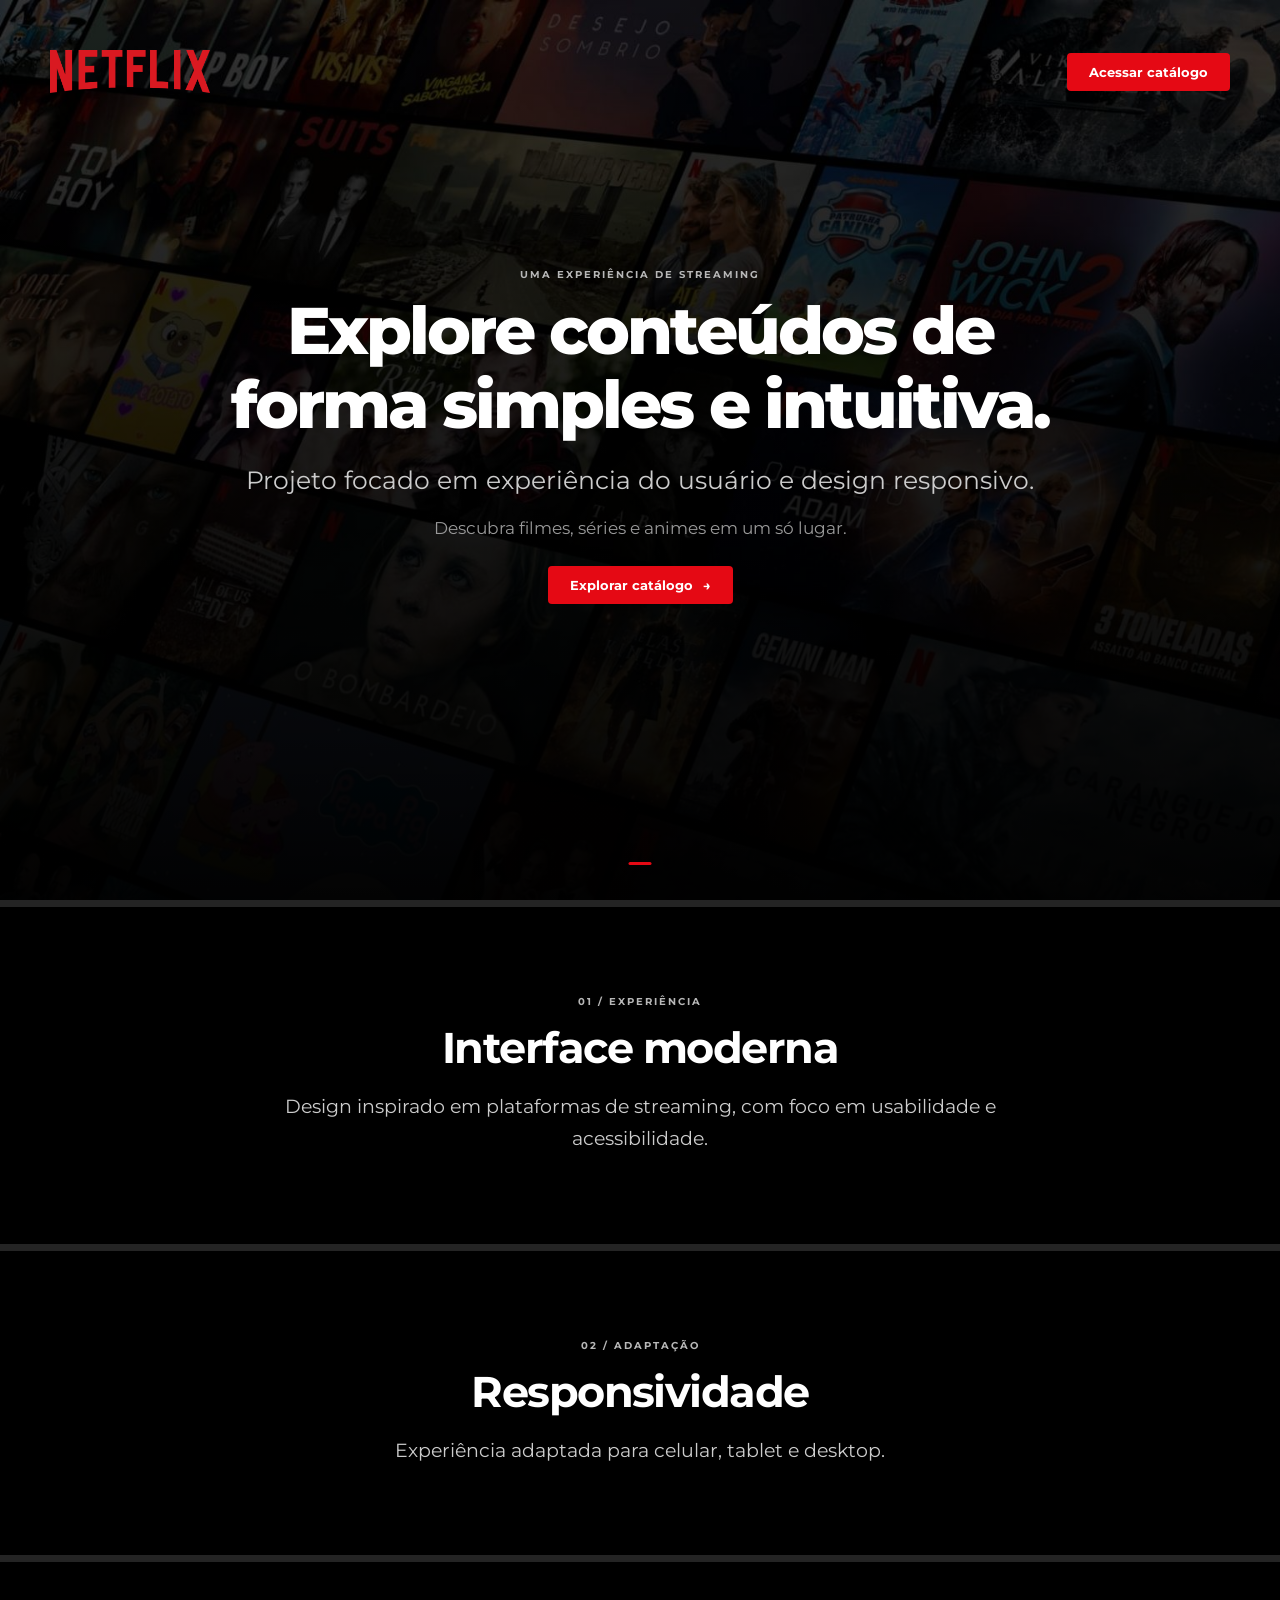
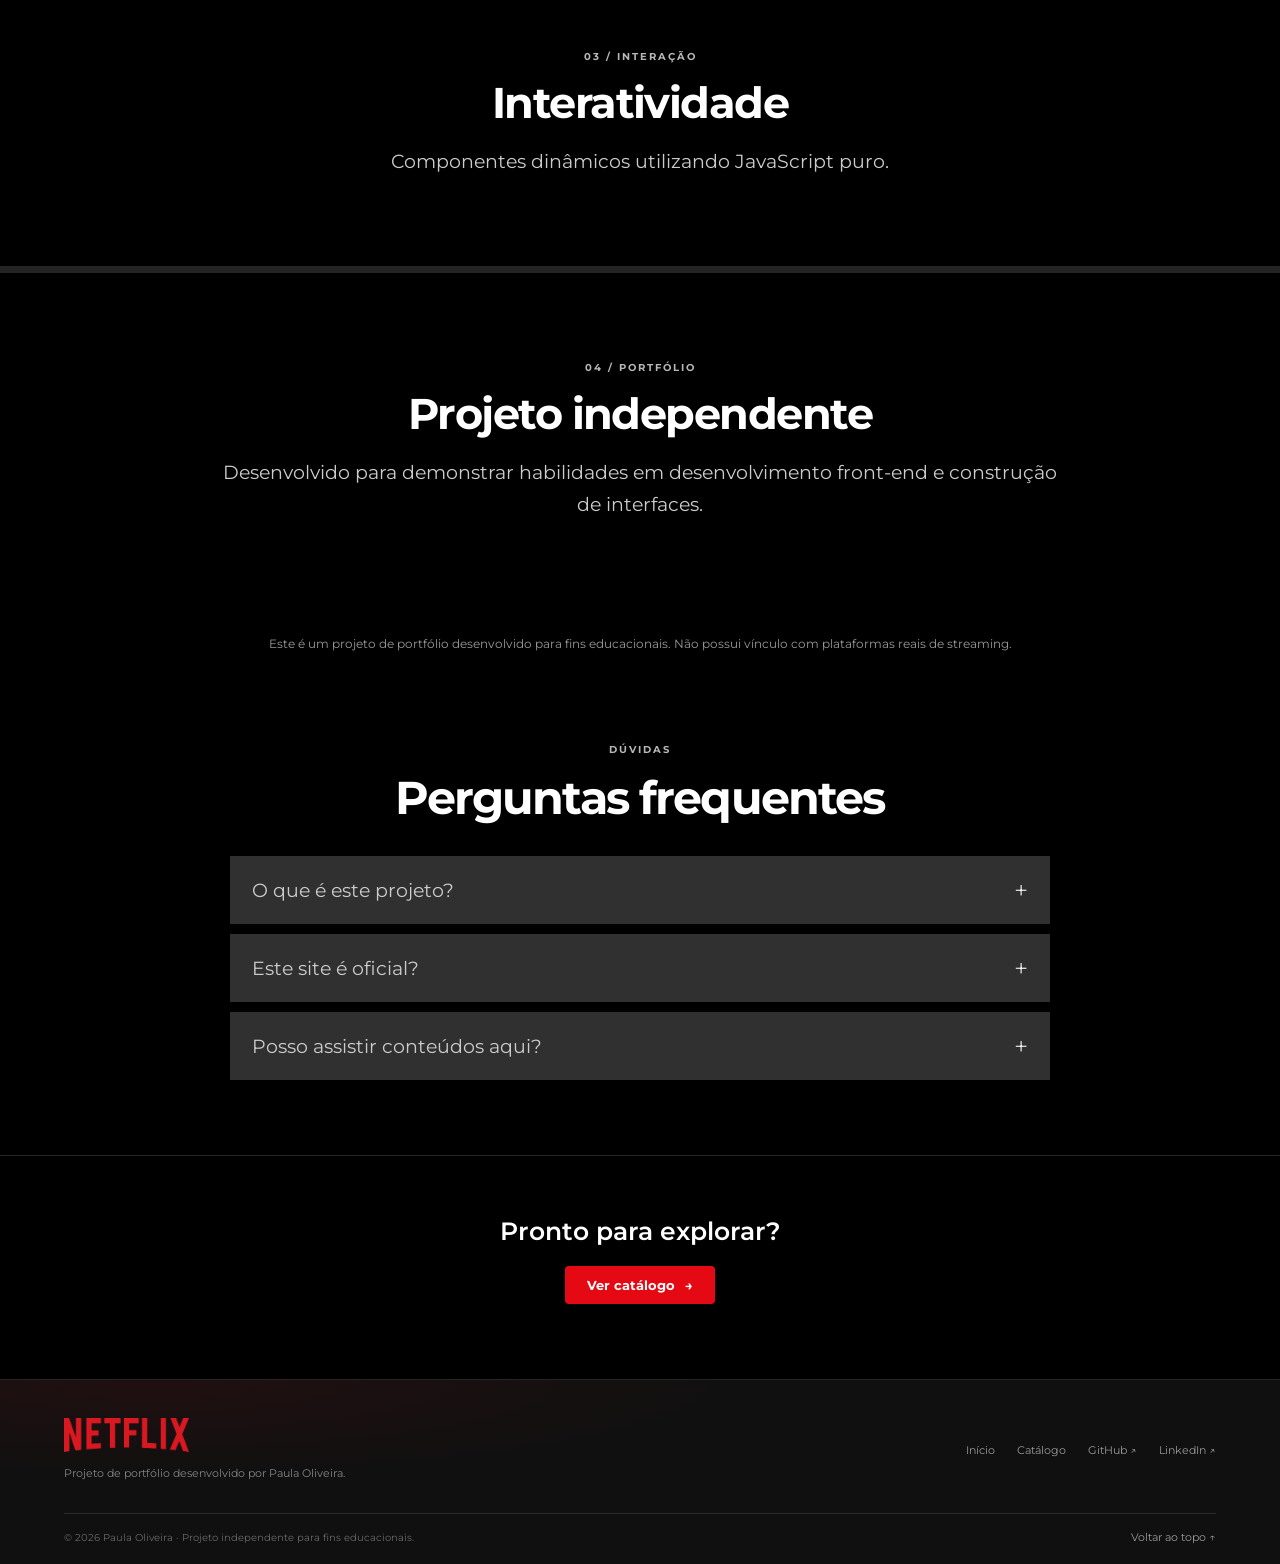
<file: index.html>
<!DOCTYPE html>
<html lang="pt-BR">

<head>
    <meta charset="UTF-8">
    <meta name="viewport" content="width=device-width, initial-scale=1.0">
    <meta
        name="description"
        content="PaulaPSOxFlix: interface de streaming criada como projeto de portfólio, com foco em responsividade e interatividade."
    >
    <meta name="author" content="Paula Oliveira">
    <meta name="theme-color" content="#000000">
    <meta name="color-scheme" content="dark">

    <!-- Pré-visualização ao compartilhar o link -->
    <meta property="og:type" content="website">
    <meta property="og:locale" content="pt_BR">
    <meta property="og:title" content="PaulaPSOxFlix | Plataforma de Streaming">
    <meta property="og:description" content="Interface de streaming criada como projeto de portfólio, com foco em responsividade e interatividade.">
    <meta property="og:image" content="./midia/img/logo.png">

    <link rel="icon" type="image/png" sizes="32x32" href="./midia/img/icone.png">
    <link rel="preconnect" href="https://fonts.googleapis.com">
    <link rel="preconnect" href="https://fonts.gstatic.com" crossorigin>
    <link
        href="https://fonts.googleapis.com/css2?family=Montserrat:wght@300;400;600;700;900&display=swap"
        rel="stylesheet"
    >
    <link rel="stylesheet" href="./css/style.css">

    <!-- Sem JavaScript, o FAQ continua legível -->
    <noscript>
        <style>
            .faq-item { opacity: 1; transform: none; }
            .faq-answer[hidden] { display: block !important; }
            .faq-answer { max-height: none; padding: 17px 22px; }
            .faq-question span { display: none; }
        </style>
    </noscript>

    <title>PaulaPSOxFlix | Plataforma de Streaming</title>
</head>

<body>
    <a class="pular-conteudo" href="#conteudo-principal">Pular para o conteúdo</a>

    <!-- Cabeçalho e banner principal -->
    <header id="container">
        <div id="cabecalho">
            <a href="./index.html" aria-label="PaulaPSOxFlix - página inicial">
                <img src="./midia/img/logo.png" class="logo" alt="Logo PaulaPlay">
            </a>

            <a href="./catalogo.html" class="btn-entrar">Acessar catálogo</a>
        </div>

        <div class="hero">
            <p class="hero-etiqueta">UMA EXPERIÊNCIA DE STREAMING</p>
            <h1>Explore conteúdos de forma simples e intuitiva.</h1>
            <p class="sub">Projeto focado em experiência do usuário e design responsivo.</p>
            <p class="desc">Descubra filmes, séries e animes em um só lugar.</p>

            <a href="./catalogo.html" class="btn-entrar hero-cta">
                Explorar catálogo <span aria-hidden="true">→</span>
            </a>
        </div>

        <div class="hero-indicador" aria-hidden="true"><span></span></div>
    </header>

    <main id="conteudo-principal">
        <!-- Apresentação das características do projeto -->
        <section class="secao">
            <div class="texto">
                <span class="secao-numero">01 / EXPERIÊNCIA</span>
                <h2>Interface moderna</h2>
                <p>Design inspirado em plataformas de streaming, com foco em usabilidade e acessibilidade.</p>
            </div>
        </section>

        <section class="secao">
            <div class="texto">
                <span class="secao-numero">02 / ADAPTAÇÃO</span>
                <h2>Responsividade</h2>
                <p>Experiência adaptada para celular, tablet e desktop.</p>
            </div>
        </section>

        <section class="secao">
            <div class="texto">
                <span class="secao-numero">03 / INTERAÇÃO</span>
                <h2>Interatividade</h2>
                <p>Componentes dinâmicos utilizando JavaScript puro.</p>
            </div>
        </section>

        <section class="secao">
            <div class="texto">
                <span class="secao-numero">04 / PORTFÓLIO</span>
                <h2>Projeto independente</h2>
                <p>Desenvolvido para demonstrar habilidades em desenvolvimento front-end e construção de interfaces.</p>
            </div>
        </section>

        <section class="aviso">
            <p>
                Este é um projeto de portfólio desenvolvido para fins educacionais.
                Não possui vínculo com plataformas reais de streaming.
            </p>
        </section>

        <!-- FAQ -->
        <section id="faq">
            <div class="faq-cabecalho">
                <span class="secao-numero">DÚVIDAS</span>
                <h2>Perguntas frequentes</h2>
            </div>

            <div class="faq-item">
                <button
                    class="faq-question"
                    type="button"
                    aria-expanded="false"
                    aria-controls="faq-resposta-1"
                >
                    O que é este projeto?
                    <span aria-hidden="true">+</span>
                </button>
                <div id="faq-resposta-1" class="faq-answer" hidden>
                    <p>Este é um projeto de portfólio desenvolvido para demonstrar habilidades em desenvolvimento front-end.</p>
                </div>
            </div>

            <div class="faq-item">
                <button
                    class="faq-question"
                    type="button"
                    aria-expanded="false"
                    aria-controls="faq-resposta-2"
                >
                    Este site é oficial?
                    <span aria-hidden="true">+</span>
                </button>
                <div id="faq-resposta-2" class="faq-answer" hidden>
                    <p>Não. Este projeto é independente e não possui vínculo com nenhuma empresa ou serviço de streaming real.</p>
                </div>
            </div>

            <div class="faq-item">
                <button
                    class="faq-question"
                    type="button"
                    aria-expanded="false"
                    aria-controls="faq-resposta-3"
                >
                    Posso assistir conteúdos aqui?
                    <span aria-hidden="true">+</span>
                </button>
                <div id="faq-resposta-3" class="faq-answer" hidden>
                    <p>O projeto demonstra uma interface de streaming. A reprodução disponível depende dos vídeos de demonstração incluídos localmente.</p>
                </div>
            </div>
        </section>

        <section class="cta-final">
            <p>Pronto para explorar?</p>
            <a href="./catalogo.html" class="btn-entrar">Ver catálogo <span aria-hidden="true">→</span></a>
        </section>
    </main>

    <!-- Rodapé da página inicial -->
    <footer class="rodape-home">
        <div class="rodape-home-conteudo">
            <div>
                <img src="./midia/img/logo.png" alt="PaulaPlay" class="rodape-home-logo">
                <p>Projeto de portfólio desenvolvido por Paula Oliveira.</p>
            </div>

            <nav aria-label="Links do rodapé">
                <a href="./index.html">Início</a>
                <a href="./catalogo.html">Catálogo</a>
                <a href="https://github.com/paulaPSOx" target="_blank" rel="noopener noreferrer">GitHub ↗</a>
                <a href="https://www.linkedin.com/in/oliveiraspaula/" target="_blank" rel="noopener noreferrer">LinkedIn ↗</a>
            </nav>
        </div>

        <div class="rodape-home-base">
            <p>© <span id="ano-atual">2026</span> Paula Oliveira · Projeto independente para fins educacionais.</p>
            <a href="#container">Voltar ao topo ↑</a>
        </div>
    </footer>

    <script src="./js/script.js" defer></script>
</body>
</html>
</file>
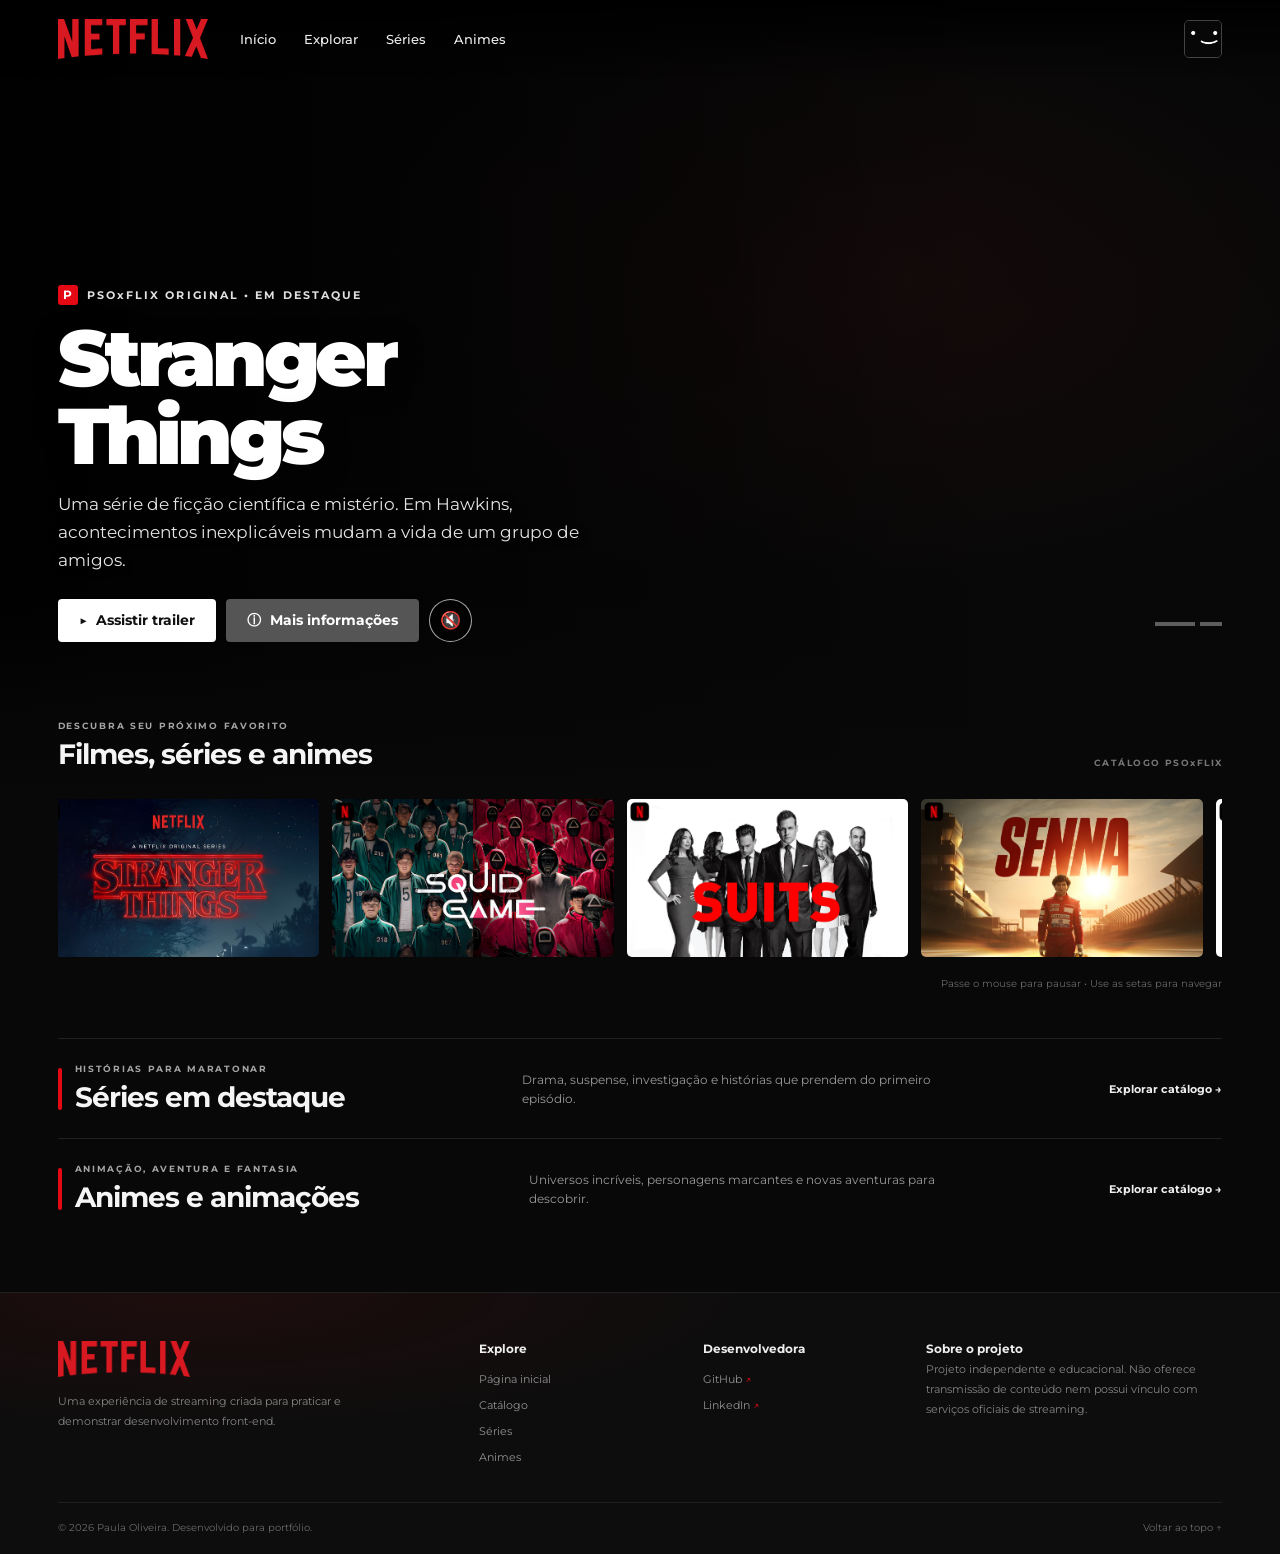
<file: catalogo.html>
<!DOCTYPE html>
<html lang="pt-BR">
<head>
    <meta charset="UTF-8">
    <meta name="viewport" content="width=device-width, initial-scale=1.0">
    <meta name="description" content="Explore filmes, séries e animes no PaulaPSOxFlix, projeto independente de portfólio.">
    <meta name="author" content="Paula Oliveira">
    <meta name="theme-color" content="#080808">
    <meta name="color-scheme" content="dark">

    <!-- Pré-visualização ao compartilhar o link -->
    <meta property="og:type" content="website">
    <meta property="og:locale" content="pt_BR">
    <meta property="og:title" content="PaulaPSOxFlix | Catálogo">
    <meta property="og:description" content="Explore filmes, séries e animes no PaulaPSOxFlix, projeto independente de portfólio.">
    <meta property="og:image" content="./midia/img/logo.png">

    <link rel="icon" type="image/png" sizes="32x32" href="./midia/img/icone.png">
    <link rel="preconnect" href="https://fonts.googleapis.com">
    <link rel="preconnect" href="https://fonts.gstatic.com" crossorigin>
    <link href="https://fonts.googleapis.com/css2?family=Montserrat:wght@300;400;500;600;700;800;900&display=swap" rel="stylesheet">
    <link rel="stylesheet" href="./css/catalogo.css">

    <title>PaulaPSOxFlix | Catálogo</title>
</head>

<body>
    <a class="pular-conteudo" href="#conteudo-principal">Pular para o conteúdo</a>

    <!-- Áudio mantido no projeto. A reprodução só acontece após uma ação do usuário. -->
    <audio src="./midia/audio/tudum-netflix-sound.mp3" class="audio" preload="none"></audio>

    <!-- Cabeçalho -->
    <header class="topo">
        <div class="topo-conteudo">
            <a class="marca" href="./index.html" aria-label="PaulaPSOxFlix - página inicial">
                <img src="./midia/img/logo.png" class="logo-catalogo" alt="Logo Flix">
            </a>

            <nav class="navegacao-principal" aria-label="Navegação principal">
                <a href="./index.html">Início</a>
                <a href="#catalogo">Explorar</a>
                <a href="#series">Séries</a>
                <a href="#animes">Animes</a>
            </nav>

            <div class="topo-direita avatar-container">
                <button
                    class="avatar-trigger"
                    type="button"
                    aria-label="Abrir opções de avatar"
                    aria-expanded="false"
                    aria-controls="avatar-dropdown"
                >
                    <img src="./midia/img/avatar/avatar.png" class="avatar" alt="Avatar do perfil">
                </button>

                <div class="avatar-dropdown" id="avatar-dropdown" aria-label="Escolher avatar" hidden>
                    <p class="avatar-titulo">Escolha seu perfil</p>

                    <div class="avatar-lista">
                        <button class="avatar-opcao" type="button" aria-label="Selecionar avatar 1"><img src="./midia/img/avatar/avatar1.png" alt=""></button>
                        <button class="avatar-opcao" type="button" aria-label="Selecionar avatar 2"><img src="./midia/img/avatar/avatar2.png" alt=""></button>
                        <button class="avatar-opcao" type="button" aria-label="Selecionar avatar 3"><img src="./midia/img/avatar/avatar3.png" alt=""></button>
                        <button class="avatar-opcao" type="button" aria-label="Selecionar avatar 4"><img src="./midia/img/avatar/avatar4.png" alt=""></button>
                        <button class="avatar-opcao" type="button" aria-label="Selecionar avatar 5"><img src="./midia/img/avatar/avatar5.png" alt=""></button>
                        <button class="avatar-opcao" type="button" aria-label="Selecionar avatar 6"><img src="./midia/img/avatar/avatar6.png" alt=""></button>
                    </div>

                    <div class="avatar-lista">
                        <button class="avatar-opcao" type="button" aria-label="Selecionar avatar 7"><img src="./midia/img/avatar/avatar7.png" alt=""></button>
                        <button class="avatar-opcao" type="button" aria-label="Selecionar avatar 8"><img src="./midia/img/avatar/avatar8.png" alt=""></button>
                        <button class="avatar-opcao" type="button" aria-label="Selecionar avatar 9"><img src="./midia/img/avatar/avatar9.png" alt=""></button>
                        <button class="avatar-opcao" type="button" aria-label="Selecionar avatar 10"><img src="./midia/img/avatar/avatar10.png" alt=""></button>
                        <button class="avatar-opcao" type="button" aria-label="Selecionar avatar 11"><img src="./midia/img/avatar/avatar11.png" alt=""></button>
                        <button class="avatar-opcao" type="button" aria-label="Selecionar avatar 12"><img src="./midia/img/avatar/avatar12.png" alt=""></button>
                    </div>

                    <div class="avatar-lista avatar-acoes">
                        <button class="avatar-opcao" type="button" aria-label="Selecionar avatar padrão">
                            <img src="./midia/img/avatar/avatar.png" alt="">
                        </button>
                        <button class="btn-sair" type="button">Sair do catálogo</button>
                    </div>
                </div>
            </div>
        </div>
    </header>

    <main id="conteudo-principal">
        <!-- Destaque principal com sequência de trailers -->
        <section class="destaque" aria-label="Conteúdo em destaque">
            <video
                src="./midia/video/stranger-things.mp4"
                class="video stranger-things"
                playsinline
                muted
                preload="metadata"
                aria-label="Trailer de Stranger Things"
            ></video>

            <video
                src="./midia/video/squid-game.mp4"
                class="video squid-game"
                playsinline
                muted
                preload="metadata"
                aria-label="Trailer de Squid Game"
                hidden
            ></video>

            <div class="destaque-sombra"></div>

            <div class="capa">
                <p class="eyebrow"><span class="selo-play">P</span> PSOxFLIX ORIGINAL • EM DESTAQUE</p>
                <h1 class="capa-titulo">Stranger Things</h1>
                <p class="capa-descricao">
                    Uma série de ficção científica e mistério. Em Hawkins, acontecimentos
                    inexplicáveis mudam a vida de um grupo de amigos.
                </p>

                <div class="botoes">
                    <button class="link-assistir" type="button">▶ <span>Assistir trailer</span></button>
                    <button class="link-info" type="button">ⓘ <span>Mais informações</span></button>
                    <button class="botao-som" type="button" aria-label="Ativar som" aria-pressed="false">🔇</button>
                </div>
            </div>

            <div class="gradiente-baixo" aria-hidden="true"></div>

            <!-- Indicadores dos trailers: o JavaScript controla a classe ativo. -->
            <div class="destaque-indicador" aria-label="Trailer em reprodução">
                <span class="indicador-destaque ativo" role="button" tabindex="0" aria-label="Ver trailer de Stranger Things" aria-current="true"></span>
                <span class="indicador-destaque" role="button" tabindex="0" aria-label="Ver trailer de Squid Game" aria-current="false"></span>
            </div>
        </section>

        <!-- Catálogo -->
        <section class="carrossel-container" id="catalogo" aria-labelledby="titulo-carrossel">
            <div class="secao-cabecalho">
                <div>
                    <p class="secao-legenda">DESCUBRA SEU PRÓXIMO FAVORITO</p>
                    <h2 id="titulo-carrossel" class="titulo-carrossel">Filmes, séries e animes</h2>
                </div>
                <span class="secao-contador">CATÁLOGO PSOxFLIX</span>
            </div>

            <div class="linha-filmes-container" data-carousel>
                <button class="scroll-btn left" type="button" aria-label="Mostrar títulos anteriores">‹</button>

                <div class="linha-filmes" tabindex="0" aria-label="Carrossel de filmes, séries e animes">
                    <button class="card-titulo" type="button" data-titulo="Stranger Things" data-genero="Ficção científica, drama" data-ano="2016" data-descricao="Em uma pequena cidade, o desaparecimento de um garoto revela experimentos secretos e uma dimensão assustadora.">
                        <img src="./midia/img/cine/stranger-things.png" alt="Stranger Things" width="285" height="160" loading="lazy">
                        <span class="card-sobreposicao"><strong>Stranger Things</strong><small>Série • Ficção científica</small></span>
                    </button>

                    <button class="card-titulo" type="button" data-titulo="Squid Game" data-genero="Suspense, drama" data-ano="2021" data-descricao="Pessoas endividadas aceitam participar de jogos misteriosos com uma recompensa milionária e consequências extremas.">
                        <img src="./midia/img/cine/squid-game.png" alt="Squid Game" width="285" height="160" loading="lazy">
                        <span class="card-sobreposicao"><strong>Squid Game</strong><small>Série • Suspense</small></span>
                    </button>

                    <button class="card-titulo" type="button" data-titulo="Suits" data-genero="Drama jurídico" data-ano="2011" data-descricao="Um talentoso jovem sem formação em Direito passa a trabalhar com um dos melhores advogados de Nova York.">
                        <img src="./midia/img/cine/suits.png" alt="Suits" width="285" height="160" loading="lazy">
                        <span class="card-sobreposicao"><strong>Suits</strong><small>Série • Drama</small></span>
                    </button>

                    <button class="card-titulo" type="button" data-titulo="Senna" data-genero="Drama biográfico" data-ano="2024" data-descricao="Uma produção dramatizada que acompanha a trajetória, os desafios e o legado de Ayrton Senna.">
                        <img src="./midia/img/cine/senna.png" alt="Senna" width="285" height="160" loading="lazy">
                        <span class="card-sobreposicao"><strong>Senna</strong><small>Série • Biografia</small></span>
                    </button>

                    <button class="card-titulo" type="button" data-titulo="The Mentalist" data-genero="Crime, drama" data-ano="2008" data-descricao="Um consultor com habilidades extraordinárias de observação ajuda a polícia a solucionar crimes complexos.">
                        <img src="./midia/img/cine/the-mentalist.png" alt="The Mentalist" width="285" height="160" loading="lazy">
                        <span class="card-sobreposicao"><strong>The Mentalist</strong><small>Série • Investigação</small></span>
                    </button>

                    <button class="card-titulo" type="button" data-titulo="Nimona" data-genero="Animação, aventura" data-ano="2023" data-descricao="Um cavaleiro acusado injustamente encontra uma adolescente metamorfa que pode ser a chave para provar sua inocência.">
                        <img src="./midia/img/cine/nimona.png" alt="Nimona" width="285" height="160" loading="lazy">
                        <span class="card-sobreposicao"><strong>Nimona</strong><small>Filme • Animação</small></span>
                    </button>

                    <button class="card-titulo" type="button" data-titulo="Naruto Shippuden" data-genero="Anime, aventura" data-ano="2007" data-descricao="Naruto retorna mais velho e determinado a proteger seus amigos e realizar seu sonho de se tornar Hokage.">
                        <img src="./midia/img/cine/naruto-shippuden.png" alt="Naruto Shippuden" width="285" height="160" loading="lazy">
                        <span class="card-sobreposicao"><strong>Naruto Shippuden</strong><small>Anime • Aventura</small></span>
                    </button>

                    <button class="card-titulo" type="button" data-titulo="Arcane" data-genero="Animação, fantasia" data-ano="2021" data-descricao="Duas irmãs seguem caminhos opostos em meio ao conflito entre a cidade tecnológica de Piltover e a subterrânea Zaun.">
                        <img src="./midia/img/cine/arcane.png" alt="Arcane" width="285" height="160" loading="lazy">
                        <span class="card-sobreposicao"><strong>Arcane</strong><small>Animação • Fantasia</small></span>
                    </button>

                    <button class="card-titulo" type="button" data-titulo="The Apothecary Diaries" data-genero="Anime, mistério" data-ano="2023" data-descricao="Maomao, uma jovem com conhecimentos de medicina, começa a desvendar mistérios dentro do palácio imperial.">
                        <img src="./midia/img/cine/the-apothecary-diaries.png" alt="The Apothecary Diaries" width="285" height="160" loading="lazy">
                        <span class="card-sobreposicao"><strong>The Apothecary Diaries</strong><small>Anime • Mistério</small></span>
                    </button>

                    <button class="card-titulo" type="button" data-titulo="The Chosen" data-genero="Drama histórico" data-ano="2017" data-descricao="Uma narrativa dramática que acompanha a vida de Jesus e das pessoas que cruzam seu caminho.">
                        <img src="./midia/img/cine/the-chosen.png" alt="The Chosen" width="285" height="160" loading="lazy">
                        <span class="card-sobreposicao"><strong>The Chosen</strong><small>Série • Drama histórico</small></span>
                    </button>

                    <button class="card-titulo" type="button" data-titulo="Anne with an E" data-genero="Drama" data-ano="2017" data-descricao="Uma jovem órfã transforma a vida de uma comunidade com sua imaginação, sensibilidade e personalidade marcante.">
                        <img src="./midia/img/cine/anne-with-e.png" alt="Anne with an E" width="285" height="160" loading="lazy">
                        <span class="card-sobreposicao"><strong>Anne with an E</strong><small>Série • Drama</small></span>
                    </button>

                    <button class="card-titulo" type="button" data-titulo="The Good Doctor" data-genero="Drama médico" data-ano="2017" data-descricao="Um jovem cirurgião com habilidades extraordinárias enfrenta desafios profissionais e pessoais em um hospital.">
                        <img src="./midia/img/cine/the-good-doctor.png" alt="The Good Doctor" width="285" height="160" loading="lazy">
                        <span class="card-sobreposicao"><strong>The Good Doctor</strong><small>Série • Drama médico</small></span>
                    </button>
                </div>

                <button class="scroll-btn right" type="button" aria-label="Mostrar próximos títulos">›</button>
            </div>

            <p class="dica-carrossel">Passe o mouse para pausar • Use as setas para navegar</p>
        </section>

        <!-- Categorias -->
        <section class="categoria-resumo" id="series" aria-labelledby="titulo-series">
            <div class="categoria-texto">
                <span class="categoria-marcador"></span>
                <div>
                    <p class="secao-legenda">HISTÓRIAS PARA MARATONAR</p>
                    <h2 id="titulo-series">Séries em destaque</h2>
                </div>
            </div>
            <p>Drama, suspense, investigação e histórias que prendem do primeiro episódio.</p>
            <a href="#catalogo">Explorar catálogo <span aria-hidden="true">→</span></a>
        </section>

        <section class="categoria-resumo categoria-anime" id="animes" aria-labelledby="titulo-animes">
            <div class="categoria-texto">
                <span class="categoria-marcador"></span>
                <div>
                    <p class="secao-legenda">ANIMAÇÃO, AVENTURA E FANTASIA</p>
                    <h2 id="titulo-animes">Animes e animações</h2>
                </div>
            </div>
            <p>Universos incríveis, personagens marcantes e novas aventuras para descobrir.</p>
            <a href="#catalogo">Explorar catálogo <span aria-hidden="true">→</span></a>
        </section>
    </main>

    <!-- Modal de detalhes dos títulos -->
    <div class="modal" role="dialog" aria-modal="true" aria-labelledby="modal-titulo" aria-describedby="modal-descricao" aria-hidden="true" hidden>
        <div class="modal-conteudo">
            <button class="fechar-modal" type="button" aria-label="Fechar janela">✕</button>

            <p class="eyebrow" id="modal-legenda">DETALHES DO TÍTULO</p>

            <h2 id="modal-titulo">Stranger Things</h2>

            <p id="modal-descricao">Série de ficção científica e mistério ambientada em Hawkins, Indiana.</p>

            <div class="modal-metadados">
                <p>Gênero <strong id="modal-genero">Ficção científica, drama</strong></p>
                <p>Ano <strong id="modal-ano">2016</strong></p>
            </div>

            <!-- Opções de trailer: aparecem somente para Stranger Things e Squid Game. -->
            <div class="modal-trailers" hidden>
                <p class="modal-trailers-titulo" id="modal-trailers-titulo">Escolha o trailer que deseja assistir</p>

                <div class="modal-trailers-opcoes">
                    <button
                        class="botao-trailer"
                        type="button"
                        data-trailer-index="0"
                        aria-pressed="false"
                    >
                        <span class="trailer-icone">▶</span>
                        <span>
                            <strong>Stranger Things</strong>
                            <small>Assistir trailer</small>
                        </span>
                    </button>

                    <button
                        class="botao-trailer"
                        type="button"
                        data-trailer-index="1"
                        aria-pressed="false"
                    >
                        <span class="trailer-icone">▶</span>
                        <span>
                            <strong>Squid Game</strong>
                            <small>Assistir trailer</small>
                        </span>
                    </button>
                </div>
            </div>
        </div>
    </div>

    <!-- Rodapé -->
    <footer class="rodape">
        <div class="rodape-conteudo">
            <div class="rodape-marca">
                <a href="./index.html" aria-label="Voltar ao início">
                    <img src="./midia/img/logo.png" alt="PaulaPSOxFlix" class="rodape-logo">
                </a>
                <p>Uma experiência de streaming criada para praticar e demonstrar desenvolvimento front-end.</p>
            </div>

            <div class="rodape-coluna">
                <h2>Explore</h2>
                <a href="./index.html">Página inicial</a>
                <a href="#catalogo">Catálogo</a>
                <a href="#series">Séries</a>
                <a href="#animes">Animes</a>
            </div>

            <div class="rodape-coluna">
                <h2>Desenvolvedora</h2>
                <a href="https://github.com/paulaPSOx" target="_blank" rel="noopener noreferrer">GitHub <span aria-hidden="true">↗</span></a>
                <a href="https://www.linkedin.com/in/oliveiraspaula/" target="_blank" rel="noopener noreferrer">LinkedIn <span aria-hidden="true">↗</span></a>
            </div>

            <div class="rodape-coluna rodape-projeto">
                <h2>Sobre o projeto</h2>
                <p>Projeto independente e educacional. Não oferece transmissão de conteúdo nem possui vínculo com serviços oficiais de streaming.</p>
            </div>
        </div>

        <div class="rodape-base">
            <p>© <span id="ano-atual">2026</span> Paula Oliveira. Desenvolvido para portfólio.</p>
            <a href="#conteudo-principal">Voltar ao topo ↑</a>
        </div>
    </footer>

    <script src="./js/catalogo.js" defer></script>
</body>
</html>
</file>
<file: css/style.css>
/* =====================================================
   PAULAPSOXPLAYFLIX — PÁGINA INICIAL
===================================================== */

:root {
    --primary: #e50914;
    --primary-hover: #b20710;
    --bg-main: #000000;
    --bg-secondary: #111111;
    --bg-card: #303030;
    --text-main: #ffffff;
    --text-secondary: #cccccc;
    --text-muted: #999999;
    --border: #242424;
}

* {
    margin: 0;
    padding: 0;
    box-sizing: border-box;
}

/* Barra de rolagem global — identidade visual Flix */
html {
    scroll-behavior: smooth;
    scrollbar-width: thin;
    scrollbar-color: var(--primary) #171717;
}

body,
.modal-conteudo {
    scrollbar-width: thin;
    scrollbar-color: var(--primary) #171717;
}

::-webkit-scrollbar {
    width: 10px;
    height: 10px;
}

::-webkit-scrollbar-track {
    background: #111111;
}

::-webkit-scrollbar-thumb {
    border: 2px solid #111111;
    border-radius: 999px;
    background: linear-gradient(180deg, #e50914, #9f0710);
}

::-webkit-scrollbar-thumb:hover {
    background: #ff2631;
}

::-webkit-scrollbar-corner {
    background: #111111;
}

body {
    background: var(--bg-main);
    color: var(--text-main);
    font-family: "Montserrat", sans-serif;
    animation: fade-page 0.6s ease-in;
}

a,
button {
    font: inherit;
}

button:focus-visible,
a:focus-visible {
    outline: 2px solid #ffffff;
    outline-offset: 4px;
}

/* Link de acessibilidade: pular para o conteúdo */
.pular-conteudo {
    position: fixed;
    top: 12px;
    left: 12px;
    z-index: 100;
    padding: 10px 14px;
    transform: translateY(-160%);
    border-radius: 4px;
    background: #ffffff;
    color: #000000;
    text-decoration: none;
}

.pular-conteudo:focus {
    transform: translateY(0);
}

/* Cabeçalho e background */
#container {
    position: relative;
    min-height: 100vh;
    padding-bottom: 100px;
    overflow: hidden;
    background:
        linear-gradient(to top, rgba(0, 0, 0, 0.96), rgba(0, 0, 0, 0.35)),
        url("../midia/background.jpeg") center center / cover no-repeat;
}

#cabecalho {
    display: flex;
    justify-content: space-between;
    align-items: center;
    gap: 16px;
    padding: clamp(18px, 4vw, 50px);
}

.logo {
    display: block;
    width: clamp(120px, 15vw, 160px);
    height: auto;
    object-fit: contain;
}

/* Botões */
.btn-entrar {
    display: inline-flex;
    align-items: center;
    justify-content: center;
    gap: 10px;
    padding: 11px 22px;
    border: 0;
    border-radius: 4px;
    background: var(--primary);
    color: #ffffff;
    font-size: 13px;
    font-weight: 700;
    text-decoration: none;
    cursor: pointer;
    transition: background 0.25s ease, transform 0.25s ease;
}

.btn-entrar:hover {
    transform: translateY(-2px);
    background: var(--primary-hover);
}

/* Hero */
.hero {
    max-width: 900px;
    margin: clamp(70px, 10vw, 125px) auto 0;
    padding: 0 20px;
    text-align: center;
}

.hero-etiqueta,
.secao-numero {
    display: block;
    margin-bottom: 13px;
    color: #b7b7b7;
    font-size: 10px;
    font-weight: 700;
    letter-spacing: 0.2em;
}

.hero h1 {
    font-size: clamp(32px, 6vw, 66px);
    font-weight: 800;
    letter-spacing: -0.045em;
    line-height: 1.12;
}

.sub {
    margin-top: 20px;
    color: var(--text-secondary);
    font-size: clamp(16px, 2.5vw, 25px);
    line-height: 1.5;
}

.desc {
    margin-top: 18px;
    color: var(--text-muted);
    font-size: clamp(13px, 1.8vw, 17px);
}

.hero-cta {
    margin-top: 28px;
}

.hero-indicador {
    position: absolute;
    bottom: 35px;
    left: 50%;
    display: flex;
    gap: 6px;
    transform: translateX(-50%);
}

.hero-indicador span {
    width: 23px;
    height: 3px;
    border-radius: 4px;
}

.hero-indicador span:first-child {
    background: var(--primary);
}

/* Seções */
.secao {
    padding: clamp(55px, 8vw, 88px) 20px;
    border-top: 7px solid var(--border);
    text-align: center;
}

.texto {
    max-width: 850px;
    margin: 0 auto;
}

.secao h2 {
    margin-bottom: 17px;
    font-size: clamp(26px, 4.5vw, 43px);
    letter-spacing: -0.035em;
}

.secao p {
    color: var(--text-secondary);
    font-size: clamp(14px, 1.8vw, 19px);
    line-height: 1.7;
}

.aviso {
    padding: 24px 20px;
    color: var(--text-muted);
    font-size: 12px;
    line-height: 1.7;
    text-align: center;
}

/* FAQ */
#faq {
    padding: 65px 20px;
}

.faq-cabecalho {
    margin-bottom: 30px;
    text-align: center;
}

#faq h2 {
    font-size: clamp(28px, 5vw, 46px);
    letter-spacing: -0.04em;
}

.faq-item {
    max-width: 820px;
    margin: 10px auto;
    opacity: 0;
    transform: translateY(18px);
    transition: opacity 0.45s ease, transform 0.45s ease;
}

.faq-item.fade-in {
    opacity: 1;
    transform: translateY(0);
}

.faq-question {
    display: flex;
    align-items: center;
    justify-content: space-between;
    gap: 16px;
    width: 100%;
    padding: 19px 22px;
    border: 0;
    background: var(--bg-card);
    color: var(--text-secondary);
    font-size: clamp(15px, 2.2vw, 19px);
    text-align: left;
    cursor: pointer;
    transition: background 0.2s ease;
}

.faq-question:hover {
    background: #414141;
}

.faq-question span {
    color: #ffffff;
    font-size: 25px;
    font-weight: 300;
    transition: transform 0.25s ease;
}

.faq-question[aria-expanded="true"] span {
    transform: rotate(45deg);
}

.faq-answer {
    max-height: 0;
    overflow: hidden;
    padding: 0 22px;
    background: #252525;
    transition: max-height 0.35s ease, padding 0.3s ease;
}

.faq-answer.ativo {
    padding: 17px 22px;
}

.faq-answer p {
    color: var(--text-secondary);
    font-size: 14px;
    line-height: 1.7;
}

/* Chamada final */
.cta-final {
    display: grid;
    justify-items: center;
    gap: 20px;
    padding: 60px 20px 75px;
    border-top: 1px solid var(--border);
    text-align: center;
}

.cta-final p {
    font-size: clamp(19px, 3vw, 25px);
    font-weight: 600;
}

/* Rodapé da página inicial */
.rodape-home {
    padding: 38px clamp(20px, 5vw, 70px) 18px;
    border-top: 1px solid #252525;
    background:
        radial-gradient(ellipse at 12% 0%, rgba(229, 9, 20, 0.08), transparent 38%),
        #101010;
}

.rodape-home-conteudo {
    display: flex;
    align-items: center;
    justify-content: space-between;
    gap: 30px;
    max-width: 1400px;
    margin: 0 auto;
    padding-bottom: 30px;
}

.rodape-home-logo {
    display: block;
    width: 125px;
    max-height: 40px;
    object-fit: contain;
    object-position: left center;
}

.rodape-home-conteudo p {
    max-width: 350px;
    margin-top: 12px;
    color: #858585;
    font-size: 11px;
    line-height: 1.7;
}

.rodape-home-conteudo nav {
    display: flex;
    flex-wrap: wrap;
    gap: 22px;
}

.rodape-home-conteudo nav a,
.rodape-home-base a {
    color: #999999;
    font-size: 11px;
    text-decoration: none;
    transition: color 0.2s ease;
}

.rodape-home-conteudo nav a:hover,
.rodape-home-base a:hover {
    color: #ffffff;
}

.rodape-home-base {
    display: flex;
    justify-content: space-between;
    gap: 20px;
    max-width: 1400px;
    margin: 0 auto;
    padding-top: 16px;
    border-top: 1px solid #292929;
}

.rodape-home-base p {
    color: #696969;
    font-size: 10px;
    line-height: 1.6;
}

/* Animação e responsividade */
@keyframes fade-page {
    from { opacity: 0; }
    to { opacity: 1; }
}

@media (max-width: 700px) {
    .hero {
        margin-top: 70px;
    }

    .rodape-home-conteudo {
        align-items: flex-start;
        flex-direction: column;
    }

    .rodape-home-conteudo nav {
        gap: 15px;
    }
}

@media (max-width: 480px) {
    #container {
        min-height: 90vh;
    }

    .hero h1 {
        font-size: 29px;
    }

    .rodape-home-base {
        flex-direction: column;
        gap: 8px;
    }
}

@media (prefers-reduced-motion: reduce) {
    *,
    *::before,
    *::after {
        scroll-behavior: auto !important;
        animation-duration: 0.01ms !important;
        transition-duration: 0.01ms !important;
    }
}
</file>
<file: css/catalogo.css>
/* =====================================================
   PAULAPSOXPLAYFLIX — CATÁLOGO
   Estilo inspirado em plataformas de streaming.
===================================================== */

/* 1. Variáveis e reset */
:root {
    --primary: #e50914;
    --primary-hover: #b20710;
    --bg-main: #080808;
    --bg-secondary: #111111;
    --bg-card: #181818;
    --text-main: #ffffff;
    --text-secondary: #d5d5d5;
    --text-muted: #999999;
    --border: rgba(255, 255, 255, 0.10);
    --page-gutter: clamp(20px, 4.5vw, 72px);
}

* {
    margin: 0;
    padding: 0;
    box-sizing: border-box;
}

/* Barra de rolagem global — identidade visual PlayFlix */
html {
    background: var(--bg-main);
    scroll-behavior: smooth;
    scroll-padding-top: 90px;
    scrollbar-width: thin;
    scrollbar-color: var(--primary) #171717;
}

body,
.modal-conteudo {
    scrollbar-width: thin;
    scrollbar-color: var(--primary) #171717;
}

::-webkit-scrollbar {
    width: 10px;
    height: 10px;
}

::-webkit-scrollbar-track {
    background: #111111;
}

::-webkit-scrollbar-thumb {
    border: 2px solid #111111;
    border-radius: 999px;
    background: linear-gradient(180deg, #e50914, #9f0710);
}

::-webkit-scrollbar-thumb:hover {
    background: #ff2631;
}

::-webkit-scrollbar-corner {
    background: #111111;
}

body {
    min-width: 320px;
    min-height: 100vh;
    overflow-x: hidden;
    background: var(--bg-main);
    color: var(--text-main);
    font-family: "Montserrat", sans-serif;
}

button,
a {
    font: inherit;
}

button {
    color: inherit;
}

a {
    color: inherit;
}

button:focus-visible,
a:focus-visible,
.linha-filmes:focus-visible {
    outline: 2px solid #ffffff;
    outline-offset: 4px;
}

[hidden] {
    display: none !important;
}

.pular-conteudo {
    position: fixed;
    top: 12px;
    left: 12px;
    z-index: 100;
    padding: 10px 14px;
    transform: translateY(-160%);
    border-radius: 4px;
    background: #ffffff;
    color: #000000;
    text-decoration: none;
}

.pular-conteudo:focus {
    transform: translateY(0);
}

/* 2. Cabeçalho */
.topo {
    position: absolute;
    inset: 0 0 auto;
    z-index: 20;
    height: 78px;
    padding: 0 var(--page-gutter);
    background: linear-gradient(180deg, rgba(0, 0, 0, 0.88), rgba(0, 0, 0, 0));
}

.topo-conteudo {
    display: flex;
    align-items: center;
    justify-content: space-between;
    gap: 32px;
    width: 100%;
    height: 100%;
}

.marca {
    display: inline-flex;
    flex: 0 0 auto;
    align-items: center;
}

.logo-catalogo {
    display: block;
    width: clamp(112px, 12vw, 150px);
    max-height: 44px;
    object-fit: contain;
    object-position: left center;
}

.navegacao-principal {
    display: flex;
    align-items: center;
    gap: clamp(16px, 2.2vw, 30px);
    margin-right: auto;
}

.navegacao-principal a {
    color: #eeeeee;
    font-size: 13px;
    font-weight: 500;
    text-decoration: none;
    transition: color 0.2s ease;
}

.navegacao-principal a:hover {
    color: #aaaaaa;
}

.topo-direita {
    position: relative;
    display: flex;
    align-items: center;
}

.avatar-trigger {
    display: flex;
    align-items: center;
    gap: 9px;
    padding: 0;
    border: 0;
    background: transparent;
    cursor: pointer;
}

.avatar {
    display: block;
    width: 38px;
    height: 38px;
    border: 1px solid rgba(255, 255, 255, 0.25);
    border-radius: 5px;
    object-fit: cover;
}

.avatar-dropdown {
    position: absolute;
    top: calc(100% + 14px);
    right: 0;
    display: flex;
    flex-direction: column;
    gap: 12px;
    min-width: 290px;
    padding: 16px;
    border: 1px solid var(--border);
    border-radius: 7px;
    background: rgba(15, 15, 15, 0.98);
    box-shadow: 0 18px 45px rgba(0, 0, 0, 0.55);
}

.avatar-titulo {
    color: #eeeeee;
    font-size: 12px;
    font-weight: 700;
    letter-spacing: 0.04em;
}

.avatar-lista {
    display: flex;
    justify-content: space-between;
    gap: 7px;
}

.avatar-opcao {
    flex: 0 0 36px;
    width: 36px;
    height: 36px;
    padding: 0;
    overflow: hidden;
    border: 2px solid transparent;
    border-radius: 5px;
    background: transparent;
    cursor: pointer;
    transition: border-color 0.2s ease, transform 0.2s ease;
}

.avatar-opcao img {
    display: block;
    width: 100%;
    height: 100%;
    object-fit: cover;
}

.avatar-opcao:hover,
.avatar-opcao.selecionado {
    transform: scale(1.07);
    border-color: var(--primary);
}

.avatar-acoes {
    align-items: center;
    justify-content: space-between;
    padding-top: 8px;
    border-top: 1px solid var(--border);
}

.btn-sair {
    padding: 9px 12px;
    border: 1px solid rgba(229, 9, 20, 0.75);
    border-radius: 4px;
    background: transparent;
    color: #ffffff;
    font-size: 11px;
    font-weight: 600;
    white-space: nowrap;
    cursor: pointer;
    transition: background 0.2s ease;
}

.btn-sair:hover {
    background: var(--primary);
}

/* 3. Banner de destaque */
.destaque {
    position: relative;
    height: min(88vh, 850px);
    min-height: 610px;
    overflow: hidden;
    isolation: isolate;
    background:
        radial-gradient(ellipse at 70% 35%, rgba(80, 25, 25, 0.20), transparent 45%),
        #080808;
}

.video {
    position: absolute;
    inset: 0;
    z-index: -2;
    width: 100%;
    height: 100%;
    object-fit: cover;
    object-position: center 30%;
    filter: brightness(0.68);
}

.destaque-sombra {
    position: absolute;
    inset: 0;
    z-index: -1;
    background:
        linear-gradient(90deg, rgba(0, 0, 0, 0.88) 0%, rgba(0, 0, 0, 0.52) 38%, rgba(0, 0, 0, 0.06) 76%),
        linear-gradient(0deg, #080808 0%, transparent 32%, rgba(0, 0, 0, 0.18) 100%);
    pointer-events: none;
}

.capa {
    position: absolute;
    bottom: 19%;
    left: var(--page-gutter);
    z-index: 2;
    width: min(610px, 52%);
    animation: entrada-capa 0.8s ease both;
}

.eyebrow {
    display: flex;
    align-items: center;
    gap: 9px;
    margin-bottom: 14px;
    color: #e0e0e0;
    font-size: 11px;
    font-weight: 700;
    letter-spacing: 0.19em;
}

.selo-play {
    display: inline-grid;
    width: 20px;
    height: 20px;
    place-items: center;
    border-radius: 3px;
    background: var(--primary);
    color: #ffffff;
    font-size: 12px;
    letter-spacing: 0;
}

.capa-titulo {
    margin-bottom: 16px;
    font-size: clamp(42px, 6.2vw, 82px);
    font-weight: 900;
    letter-spacing: -0.055em;
    line-height: 0.98;
    text-shadow: 0 3px 24px rgba(0, 0, 0, 0.55);
}

.capa-descricao {
    max-width: 550px;
    margin-bottom: 24px;
    color: #e5e5e5;
    font-size: clamp(14px, 1.35vw, 17px);
    line-height: 1.65;
    text-shadow: 0 2px 8px #000000;
}

.botoes {
    display: flex;
    flex-wrap: wrap;
    align-items: center;
    gap: 10px;
}

.link-assistir,
.link-info {
    display: inline-flex;
    align-items: center;
    justify-content: center;
    gap: 9px;
    min-height: 43px;
    padding: 11px 21px;
    border: 0;
    border-radius: 4px;
    font-size: 14px;
    font-weight: 700;
    cursor: pointer;
    transition: background 0.2s ease, transform 0.2s ease;
}

.link-assistir {
    background: #ffffff;
    color: #111111;
}

.link-assistir:hover {
    transform: translateY(-2px);
    background: #dedede;
}

.link-info {
    background: rgba(109, 109, 110, 0.78);
    color: #ffffff;
}

.link-info:hover {
    transform: translateY(-2px);
    background: rgba(109, 109, 110, 0.98);
}

.botao-som {
    display: grid;
    width: 43px;
    height: 43px;
    place-items: center;
    border: 1px solid rgba(255, 255, 255, 0.65);
    border-radius: 50%;
    background: rgba(0, 0, 0, 0.36);
    color: #ffffff;
    font-size: 17px;
    cursor: pointer;
    backdrop-filter: blur(8px);
    transition: background 0.2s ease, border-color 0.2s ease;
}

.botao-som:hover {
    border-color: #ffffff;
    background: rgba(255, 255, 255, 0.16);
}

.gradiente-baixo {
    position: absolute;
    right: 0;
    bottom: 0;
    left: 0;
    height: 190px;
    background: linear-gradient(transparent, var(--bg-main));
    pointer-events: none;
}

/* Indicadores dos trailers */
.destaque-indicador {
    position: absolute;
    right: var(--page-gutter);
    bottom: 21%;
    display: flex;
    gap: 5px;
}

.destaque-indicador span {
    position: relative;
    display: block;
    width: 22px;
    height: 4px;
    overflow: hidden;
    border-radius: 5px;
    background: rgba(255, 255, 255, 0.35);
    transition: background 0.3s ease, width 0.3s ease;
}

/* Barra de progresso do trailer em exibição */
.destaque-indicador span::after {
    content: "";
    position: absolute;
    inset: 0;
    width: var(--progresso, 0%);
    border-radius: inherit;
    background: var(--primary);
    transition: width 0.25s linear;
}

/* Somente o indicador do vídeo atual fica destacado. */
.destaque-indicador span.ativo {
    width: 40px;
}

/* 4. Carrossel automático */
.carrossel-container {
    position: relative;
    z-index: 3;
    margin-top: -72px;
    padding: 0 var(--page-gutter) 48px;
}

.secao-cabecalho {
    display: flex;
    align-items: end;
    justify-content: space-between;
    gap: 20px;
    margin-bottom: 15px;
}

.secao-legenda {
    margin-bottom: 6px;
    color: #a5a5a5;
    font-size: 9px;
    font-weight: 700;
    letter-spacing: 0.19em;
}

.titulo-carrossel,
.categoria-resumo h2 {
    color: #f5f5f5;
    font-size: clamp(20px, 2.2vw, 28px);
    font-weight: 700;
    letter-spacing: -0.035em;
}

.secao-contador {
    padding-bottom: 3px;
    color: #777777;
    font-size: 9px;
    font-weight: 700;
    letter-spacing: 0.16em;
}

.linha-filmes-container {
    position: relative;
}

.linha-filmes {
    display: flex;
    gap: 13px;
    overflow-x: auto;
    padding: 13px 4px 25px;
    scrollbar-width: none;
    scroll-behavior: smooth;
    overscroll-behavior-x: contain;
    -webkit-overflow-scrolling: touch;
}

.linha-filmes::-webkit-scrollbar {
    display: none;
}

.card-titulo {
    position: relative;
    flex: 0 0 clamp(190px, 22vw, 285px);
    aspect-ratio: 16 / 9;
    overflow: hidden;
    padding: 0;
    border: 0;
    border-radius: 5px;
    background: #171717;
    cursor: pointer;
    isolation: isolate;
    transform: translateZ(0);
    transition: transform 0.28s ease, box-shadow 0.28s ease;
}

.card-titulo img {
    display: block;
    width: 100%;
    height: 100%;
    object-fit: cover;
    transition: transform 0.45s ease, filter 0.3s ease;
}

.card-titulo:hover,
.card-titulo:focus-visible {
    z-index: 2;
    transform: scale(1.055);
    box-shadow: 0 12px 30px rgba(0, 0, 0, 0.55);
}

.card-titulo:hover img,
.card-titulo:focus-visible img {
    transform: scale(1.08);
    filter: brightness(0.72);
}

.card-sobreposicao {
    position: absolute;
    inset: auto 0 0;
    display: flex;
    flex-direction: column;
    gap: 4px;
    padding: 26px 12px 11px;
    background: linear-gradient(transparent, rgba(0, 0, 0, 0.9));
    color: #ffffff;
    text-align: left;
    opacity: 0;
    transform: translateY(5px);
    transition: opacity 0.25s ease, transform 0.25s ease;
}

.card-titulo:hover .card-sobreposicao,
.card-titulo:focus-visible .card-sobreposicao {
    opacity: 1;
    transform: translateY(0);
}

.card-sobreposicao strong {
    font-size: 12px;
    font-weight: 700;
}

.card-sobreposicao small {
    color: #dddddd;
    font-size: 10px;
}

.scroll-btn {
    position: absolute;
    top: 0;
    bottom: 24px;
    z-index: 5;
    display: grid;
    width: 48px;
    place-items: center;
    border: 0;
    background: rgba(0, 0, 0, 0.60);
    color: #ffffff;
    font-size: 42px;
    font-weight: 300;
    line-height: 1;
    cursor: pointer;
    opacity: 0;
    transition: opacity 0.2s ease, background 0.2s ease;
}

.linha-filmes-container:hover .scroll-btn,
.linha-filmes-container:focus-within .scroll-btn {
    opacity: 1;
}

.scroll-btn:hover {
    background: rgba(0, 0, 0, 0.88);
}

.scroll-btn.left {
    left: 0;
    background: linear-gradient(90deg, rgba(0, 0, 0, 0.9), transparent);
}

.scroll-btn.right {
    right: 0;
    background: linear-gradient(270deg, rgba(0, 0, 0, 0.9), transparent);
}

.dica-carrossel {
    margin-top: -5px;
    color: #686868;
    font-size: 10px;
    text-align: right;
}

/* 5. Blocos de categorias */
.categoria-resumo {
    display: flex;
    align-items: center;
    justify-content: space-between;
    gap: 25px;
    margin: 0 var(--page-gutter);
    padding: 24px 0;
    border-top: 1px solid var(--border);
}

.categoria-anime {
    margin-bottom: 54px;
}

.categoria-texto {
    display: flex;
    align-items: center;
    gap: 13px;
}

.categoria-marcador {
    width: 4px;
    height: 42px;
    border-radius: 5px;
    background: var(--primary);
}

.categoria-resumo p:not(.secao-legenda) {
    max-width: 410px;
    color: #999999;
    font-size: 12px;
    line-height: 1.6;
}

.categoria-resumo > a {
    flex: 0 0 auto;
    color: #eeeeee;
    font-size: 11px;
    font-weight: 700;
    text-decoration: none;
}

.categoria-resumo > a:hover {
    color: var(--primary);
}

/* 6. Modal */
.modal {
    position: fixed;
    inset: 0;
    z-index: 50;
    display: flex;
    align-items: center;
    justify-content: center;
    padding: 20px;
    background: rgba(0, 0, 0, 0.82);
    opacity: 0;
    transition: opacity 0.25s ease;
}

.modal.ativo {
    opacity: 1;
}

.modal-conteudo {
    position: relative;
    width: min(620px, 100%);
    max-height: 90vh;
    overflow-y: auto;
    padding: clamp(25px, 5vw, 42px);
    border: 1px solid rgba(255, 255, 255, 0.08);
    border-radius: 9px;
    background: linear-gradient(145deg, #202020, #111111);
    box-shadow: 0 24px 80px rgba(0, 0, 0, 0.65);
    transform: translateY(14px) scale(0.99);
    transition: transform 0.25s ease;
}

.modal.ativo .modal-conteudo {
    transform: translateY(0) scale(1);
}

.modal-conteudo h2 {
    margin-bottom: 14px;
    font-size: clamp(25px, 4vw, 38px);
    letter-spacing: -0.04em;
}

.modal-conteudo > p:not(.eyebrow) {
    color: #cccccc;
    font-size: 14px;
    line-height: 1.7;
}

.modal-metadados {
    display: flex;
    flex-wrap: wrap;
    gap: 22px;
    margin-top: 20px;
    padding-top: 16px;
    border-top: 1px solid var(--border);
}

.modal-metadados p {
    display: flex;
    flex-direction: column;
    gap: 5px;
    color: #888888;
    font-size: 10px;
    text-transform: uppercase;
}

.modal-metadados strong {
    color: #eeeeee;
    font-size: 13px;
    font-weight: 600;
    text-transform: none;
}

.fechar-modal {
    position: absolute;
    top: 13px;
    right: 13px;
    display: grid;
    width: 36px;
    height: 36px;
    place-items: center;
    border: 0;
    border-radius: 50%;
    background: rgba(0, 0, 0, 0.45);
    color: #ffffff;
    font-size: 18px;
    cursor: pointer;
}

.fechar-modal:hover {
    background: var(--primary);
}

.modal-ok {
    margin-top: 25px;
    padding: 11px 17px;
    border: 0;
    border-radius: 4px;
    background: #ffffff;
    color: #111111;
    font-size: 12px;
    font-weight: 700;
    cursor: pointer;
}

.modal-ok:hover {
    background: #dedede;
}

/* 6.1. Escolha dos trailers */
.modal-trailers {
    margin-top: 25px;
    padding-top: 20px;
    border-top: 1px solid var(--border);
}

.modal-trailers-titulo {
    margin-bottom: 13px;
    color: #eeeeee;
    font-size: 12px;
    font-weight: 700;
}

.modal-trailers-opcoes {
    display: grid;
    grid-template-columns: repeat(2, minmax(0, 1fr));
    gap: 12px;
}

/* Quando o modal mostra apenas o trailer do próprio título. */
.modal-trailers-opcoes.unico {
    grid-template-columns: minmax(0, 1fr);
}

.botao-trailer {
    display: flex;
    align-items: center;
    gap: 12px;
    min-height: 65px;
    padding: 12px;
    border: 1px solid rgba(255, 255, 255, 0.14);
    border-radius: 6px;
    background: #181818;
    color: #ffffff;
    text-align: left;
    cursor: pointer;
    transition:
        border-color 0.2s ease,
        background 0.2s ease,
        transform 0.2s ease;
}

.botao-trailer:hover {
    transform: translateY(-2px);
    border-color: var(--primary);
    background: #252525;
}

.botao-trailer.selecionado {
    border-color: var(--primary);
    background: rgba(229, 9, 20, 0.12);
}

.trailer-icone {
    display: grid;
    flex: 0 0 34px;
    width: 34px;
    height: 34px;
    place-items: center;
    border-radius: 50%;
    background: var(--primary);
    color: #ffffff;
    font-size: 12px;
}

.botao-trailer > span:last-child {
    display: flex;
    flex-direction: column;
    gap: 5px;
}

.botao-trailer strong {
    font-size: 11px;
    font-weight: 700;
}

.botao-trailer small {
    color: #999999;
    font-size: 9px;
}

.botao-trailer.selecionado small {
    color: #ffffff;
}

/* 7. Rodapé profissional */
.rodape {
    padding: 48px var(--page-gutter) 18px;
    border-top: 1px solid rgba(255, 255, 255, 0.08);
    background:
        radial-gradient(ellipse at 15% 0%, rgba(229, 9, 20, 0.08), transparent 38%),
        #0d0d0d;
}

.rodape-conteudo {
    display: grid;
    grid-template-columns: minmax(220px, 1.5fr) repeat(2, minmax(130px, 0.7fr)) minmax(220px, 1.2fr);
    gap: clamp(25px, 4vw, 60px);
    max-width: 1440px;
    margin: 0 auto;
    padding-bottom: 38px;
}

.rodape-logo {
    display: block;
    width: 132px;
    max-height: 42px;
    object-fit: contain;
    object-position: left center;
}

.rodape-marca p,
.rodape-projeto p {
    max-width: 300px;
    margin-top: 15px;
    color: #858585;
    font-size: 11px;
    line-height: 1.8;
}

.rodape-coluna {
    display: flex;
    flex-direction: column;
    align-items: flex-start;
    gap: 12px;
}

.rodape-coluna h2 {
    margin-bottom: 4px;
    color: #eeeeee;
    font-size: 12px;
    font-weight: 700;
}

.rodape-coluna a {
    color: #929292;
    font-size: 11px;
    text-decoration: none;
    transition: color 0.2s ease;
}

.rodape-coluna a:hover,
.rodape-base a:hover {
    color: #ffffff;
}

.rodape-coluna a span {
    color: var(--primary);
}

.rodape-projeto {
    gap: 0;
}

.rodape-projeto p {
    margin-top: 0;
}

.rodape-base {
    display: flex;
    align-items: center;
    justify-content: space-between;
    gap: 20px;
    max-width: 1440px;
    margin: 0 auto;
    padding-top: 17px;
    border-top: 1px solid rgba(255, 255, 255, 0.08);
}

.rodape-base p,
.rodape-base a {
    color: #696969;
    font-size: 10px;
    line-height: 1.6;
    text-decoration: none;
}

.rodape-base a {
    flex: 0 0 auto;
}

/* 8. Animações */
@keyframes entrada-capa {
    from {
        opacity: 0;
        transform: translateY(18px);
    }

    to {
        opacity: 1;
        transform: translateY(0);
    }
}

/* 9. Responsividade */
@media (max-width: 1000px) {
    .capa {
        bottom: 17%;
        width: 65%;
    }

    .rodape-conteudo {
        grid-template-columns: repeat(2, minmax(0, 1fr));
    }
}

@media (max-width: 760px) {
    :root {
        --page-gutter: 22px;
    }

    .topo {
        height: 66px;
    }

    .topo-conteudo {
        gap: 14px;
    }

    .navegacao-principal {
        gap: 12px;
    }

    .navegacao-principal a {
        font-size: 11px;
    }

    .logo-catalogo {
        width: 105px;
    }

    .avatar {
        width: 34px;
        height: 34px;
    }

    .destaque {
        height: 78vh;
        min-height: 590px;
    }

    .video {
        object-position: 58% center;
    }

    .destaque-sombra {
        background:
            linear-gradient(0deg, #080808 0%, rgba(0, 0, 0, 0.68) 35%, rgba(0, 0, 0, 0.12) 100%),
            linear-gradient(90deg, rgba(0, 0, 0, 0.4), transparent);
    }

    .capa {
        right: var(--page-gutter);
        bottom: 13%;
        left: var(--page-gutter);
        width: auto;
        text-align: left;
    }

    .capa-titulo {
        font-size: clamp(38px, 8vw, 58px);
    }

    .capa-descricao {
        max-width: 520px;
        font-size: 13px;
    }

    .destaque-indicador {
        right: var(--page-gutter);
        bottom: 8%;
    }

    .carrossel-container {
        margin-top: -36px;
    }

    .scroll-btn {
        display: none;
    }

    .categoria-resumo {
        align-items: flex-start;
        flex-wrap: wrap;
    }

    .categoria-resumo > p {
        order: 3;
        flex-basis: 100%;
        margin-left: 17px;
    }

    .categoria-resumo > a {
        margin-left: auto;
    }

    .rodape {
        padding-top: 36px;
    }
}

@media (max-width: 520px) {
    :root {
        --page-gutter: 16px;
    }

    .topo {
        padding: 0 16px;
    }

    .navegacao-principal {
        gap: 9px;
    }

    .navegacao-principal a {
        font-size: 10px;
    }

    .navegacao-principal a:nth-child(2) {
        display: none;
    }

    .logo-catalogo {
        width: 88px;
    }

    .avatar-dropdown {
        right: -2px;
        min-width: 270px;
        padding: 12px;
    }

    .avatar-opcao {
        flex-basis: 33px;
        width: 33px;
        height: 33px;
    }

    .destaque {
        height: 76vh;
        min-height: 560px;
    }

    .capa {
        bottom: 12%;
    }

    .eyebrow {
        font-size: 9px;
        letter-spacing: 0.13em;
    }

    .capa-titulo {
        font-size: clamp(34px, 10vw, 46px);
    }

    .capa-descricao {
        font-size: 12px;
        line-height: 1.55;
    }

    .link-assistir,
    .link-info {
        min-height: 39px;
        padding: 9px 12px;
        font-size: 11px;
    }

    .botao-som {
        width: 39px;
        height: 39px;
    }

    .secao-cabecalho {
        align-items: flex-start;
    }

    .secao-contador {
        display: none;
    }

    .card-titulo {
        flex-basis: 72vw;
    }

    .card-sobreposicao {
        opacity: 1;
        transform: none;
    }

    .dica-carrossel {
        font-size: 9px;
    }

    .categoria-resumo {
        gap: 12px;
    }

    .categoria-resumo > a {
        margin-left: 17px;
    }

    .rodape-conteudo {
        grid-template-columns: repeat(2, minmax(0, 1fr));
        gap: 30px 20px;
    }

    .rodape-marca,
    .rodape-projeto {
        grid-column: 1 / -1;
    }

    .rodape-base {
        align-items: flex-start;
        flex-direction: column;
        gap: 8px;
    }

    /* Ajuste das opções de trailer em telas pequenas. */
    .modal-trailers-opcoes {
        grid-template-columns: 1fr;
    }

    .modal-conteudo {
        padding: 26px 20px;
    }
}

/* 11. Acréscimos finais */

/* Indicadores de trailer clicáveis, com área de toque maior
   (as bordas transparentes aumentam o clique sem mudar o visual). */
.destaque-indicador span {
    height: 20px;
    margin-block: -8px;
    border-block: 8px solid transparent;
    background-clip: padding-box;
    cursor: pointer;
}

.destaque-indicador span:focus-visible {
    outline: 2px solid #ffffff;
    outline-offset: 3px;
}

/* 10. Movimento reduzido */
@media (prefers-reduced-motion: reduce) {
    *,
    *::before,
    *::after {
        scroll-behavior: auto !important;
        animation-duration: 0.01ms !important;
        animation-iteration-count: 1 !important;
        transition-duration: 0.01ms !important;
    }
}
</file>
